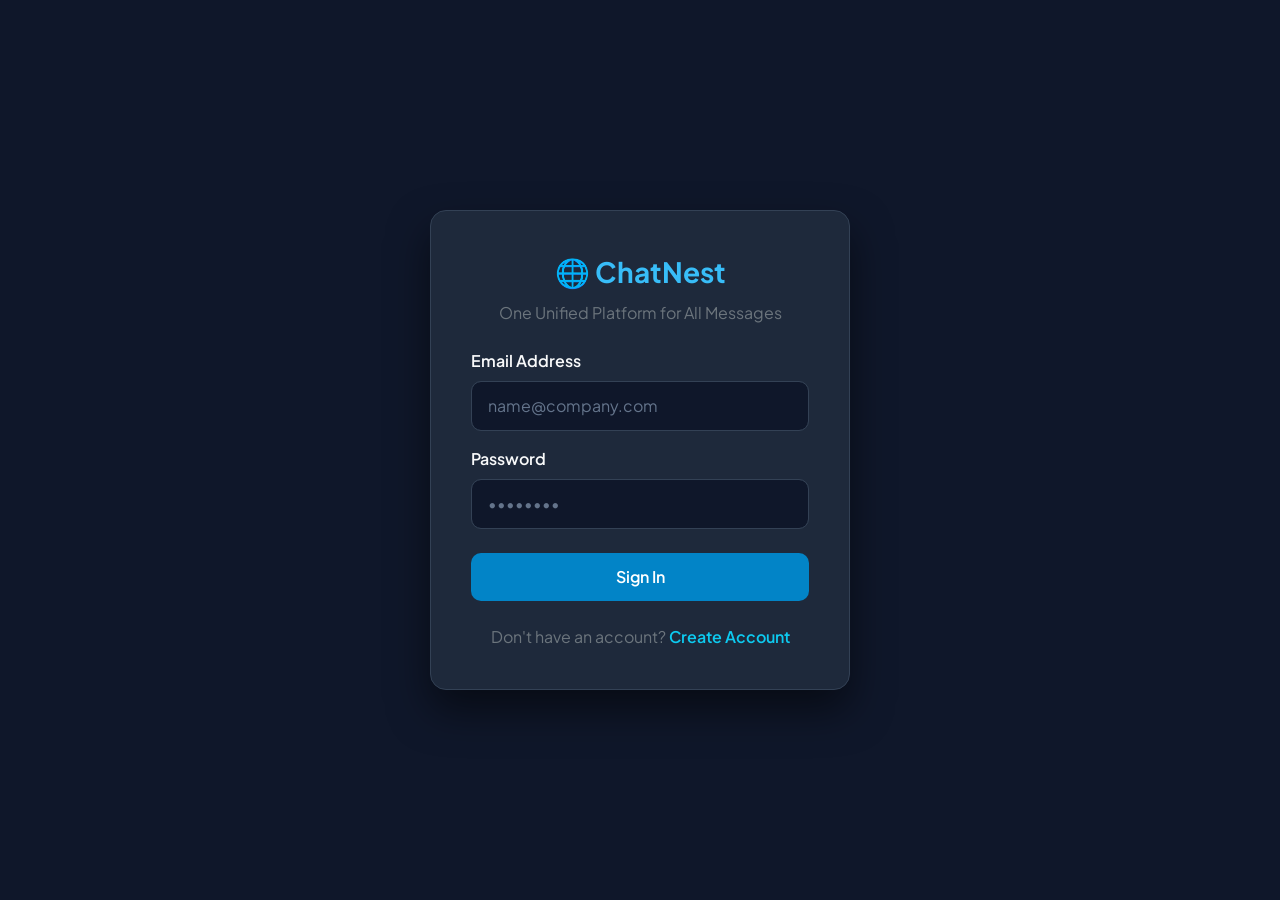
<file: templates/login.html>
<!DOCTYPE html>
<html lang="en">
<head>
    <meta charset="UTF-8">
    <meta name="viewport" content="width=device-width, initial-scale=1.0">

    <title>ChatNest | Sign In</title>

    <link
        href="https://cdn.jsdelivr.net/npm/bootstrap@5.3.0/dist/css/bootstrap.min.css"
        rel="stylesheet"
    >

    <link
        href="https://fonts.googleapis.com/css2?family=Plus+Jakarta+Sans:wght@400;500;600;700&display=swap"
        rel="stylesheet"
    >

    <style>

        body {
            font-family: 'Plus Jakarta Sans', sans-serif;
            background: #0f172a;
            color: #f8fafc;

            min-height: 100vh;

            display: flex;
            align-items: center;
            justify-content: center;
        }

        .login-card {
            background: #1e293b;

            border: 1px solid #334155;
            border-radius: 16px;

            box-shadow: 0 20px 40px rgba(0,0,0,0.5);

            padding: 40px;

            width: 100%;
            max-width: 420px;
        }

        .brand-title {
            color: #38bdf8;

            font-weight: 700;
            font-size: 28px;

            text-align: center;
        }

        .form-control {
            background-color: #0f172a;

            border: 1px solid #334155;

            color: #ffffff;

            padding: 12px 16px;

            border-radius: 10px;
        }

        .form-control::placeholder {
            color: #64748b;
        }

        .form-control:focus {
            background-color: #0f172a;

            color: #ffffff;

            border-color: #38bdf8;

            box-shadow:
                0 0 0 0.25rem
                rgba(56,189,248,0.25);
        }

        .btn-custom {
            background: #0284c7;

            border: none;

            color: #ffffff;

            padding: 12px;

            font-weight: 600;

            border-radius: 10px;

            width: 100%;

            transition: 0.2s;
        }

        .btn-custom:hover {
            background: #0369a1;

            color: #ffffff;
        }

    </style>

</head>

<body>

    <div class="login-card">

        <div class="brand-title mb-2">
            🌐 ChatNest
        </div>

        <p class="text-center text-secondary mb-4">
            One Unified Platform for All Messages
        </p>


        <form action="/login" method="POST">

            <div class="mb-3">

                <label class="form-label text-light fw-semibold">
                    Email Address
                </label>

                <input
                    type="email"
                    class="form-control"
                    name="email"
                    placeholder="name@company.com"
                    autocomplete="email"
                    required
                >

            </div>


            <div class="mb-4">

                <label class="form-label text-light fw-semibold">
                    Password
                </label>

                <input
                    type="password"
                    class="form-control"
                    name="password"
                    placeholder="••••••••"
                    autocomplete="current-password"
                    required
                >

            </div>


            <button
                type="submit"
                class="btn btn-custom"
            >
                Sign In
            </button>

        </form>


        <div class="text-center mt-4">

            <span class="text-secondary">
                Don't have an account?
            </span>

            <a
                href="/signup"
                class="text-info text-decoration-none fw-semibold"
            >
                Create Account
            </a>

        </div>

    </div>

</body>
</html>
</file>
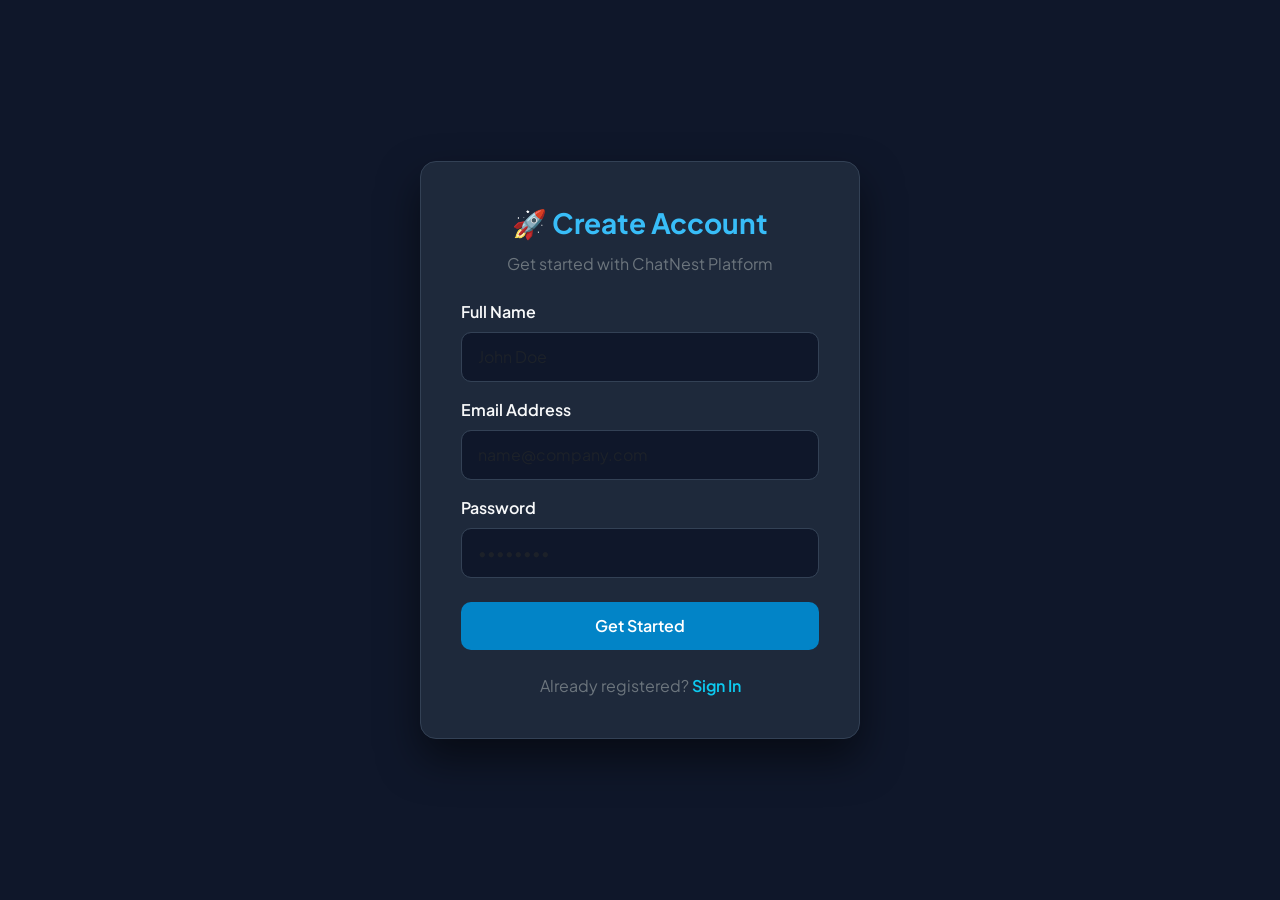
<file: templates/signup.html>
<!DOCTYPE html>
<html lang="en">
<head>
    <meta charset="UTF-8">
    <meta name="viewport" content="width=device-width, initial-scale=1.0">
    <title>ChatNest | Sign Up</title>
    <link href="https://cdn.jsdelivr.net/npm/bootstrap@5.3.0/dist/css/bootstrap.min.css" rel="stylesheet">
    <link href="https://fonts.googleapis.com/css2?family=Plus+Jakarta+Sans:wght@400;500;600;700&display=swap" rel="stylesheet">
    <style>
        body {
            font-family: 'Plus Jakarta Sans', sans-serif;
            background: #0f172a;
            color: #f8fafc;
            min-height: 100vh;
            display: flex;
            align-items: center;
            justify-content: center;
        }
        .signup-card {
            background: #1e293b;
            border: 1px solid #334155;
            border-radius: 16px;
            box-shadow: 0 20px 40px rgba(0,0,0,0.5);
            padding: 40px;
            width: 100%;
            max-width: 440px;
        }
        .brand-title {
            color: #38bdf8;
            font-weight: 700;
            font-size: 28px;
            text-align: center;
        }
        .form-control {
            background-color: #0f172a;
            border: 1px solid #334155;
            color: #ffffff;
            padding: 12px 16px;
            border-radius: 10px;
        }
        .form-control:focus {
            background-color: #0f172a;
            color: #ffffff;
            border-color: #38bdf8;
            box-shadow: 0 0 0 0.25rem rgba(56, 189, 248, 0.25);
        }
        .btn-custom {
            background: #0284c7;
            border: none;
            color: #fff;
            padding: 12px;
            font-weight: 600;
            border-radius: 10px;
            width: 100%;
        }
        .btn-custom:hover { background: #0369a1; }
    </style>
</head>
<body>

    <div class="signup-card">
        <div class="brand-title mb-2">🚀 Create Account</div>
        <p class="text-center text-secondary mb-4">Get started with ChatNest Platform</p>

        <form action="/signup" method="POST">
            <div class="mb-3">
                <label class="form-label text-light fw-semibold">Full Name</label>
                <input type="text" class="form-control" name="name" placeholder="John Doe" required>
            </div>

            <div class="mb-3">
                <label class="form-label text-light fw-semibold">Email Address</label>
                <input type="email" class="form-control" name="email" placeholder="name@company.com" required>
            </div>

            <div class="mb-4">
                <label class="form-label text-light fw-semibold">Password</label>
                <input type="password" class="form-control" name="password" placeholder="••••••••" required>
            </div>

            <button type="submit" class="btn btn-custom">Get Started</button>
        </form>

        <div class="text-center mt-4">
            <span class="text-secondary">Already registered? </span>
            <a href="/login" class="text-info text-decoration-none fw-semibold">Sign In</a>
        </div>
    </div>

</body>
</html>
</file>
